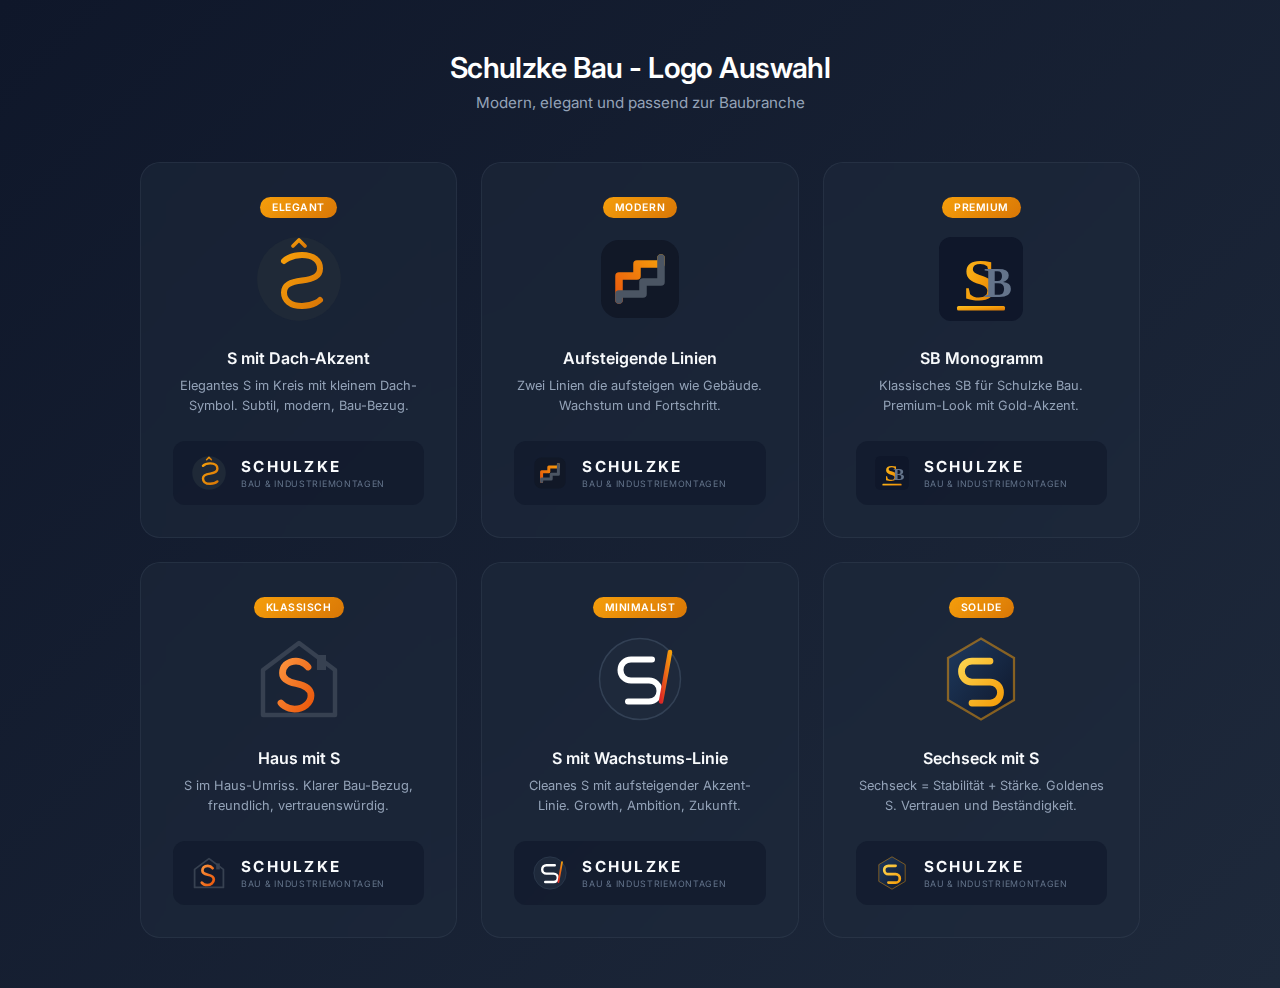
<file: templates/logo-preview.html>
<!DOCTYPE html>
<html lang="de">
<head>
    <meta charset="UTF-8">
    <meta name="viewport" content="width=device-width, initial-scale=1.0">
    <title>Logo Auswahl - Schulzke Bau</title>
    <link href="https://fonts.googleapis.com/css2?family=Inter:wght@400;500;600;700&display=swap" rel="stylesheet">
    <style>
        * { margin: 0; padding: 0; box-sizing: border-box; }
        body {
            font-family: 'Inter', system-ui, sans-serif;
            background: linear-gradient(135deg, #0F172A 0%, #1E293B 100%);
            min-height: 100vh;
            padding: 50px 20px;
            color: white;
        }
        h1 {
            text-align: center;
            font-size: 1.8rem;
            font-weight: 600;
            margin-bottom: 8px;
            letter-spacing: -0.02em;
        }
        .subtitle {
            text-align: center;
            color: #94A3B8;
            margin-bottom: 50px;
            font-size: 0.95rem;
        }
        .grid {
            display: grid;
            grid-template-columns: repeat(auto-fit, minmax(300px, 1fr));
            gap: 24px;
            max-width: 1000px;
            margin: 0 auto;
        }
        .card {
            background: rgba(30, 41, 59, 0.5);
            backdrop-filter: blur(10px);
            border: 1px solid rgba(148, 163, 184, 0.1);
            border-radius: 20px;
            padding: 32px;
            text-align: center;
            transition: all 0.4s ease;
        }
        .card:hover {
            border-color: rgba(245, 158, 11, 0.4);
            transform: translateY(-6px);
            box-shadow: 0 25px 50px rgba(0,0,0,0.3);
        }
        .logo-container {
            width: 90px;
            height: 90px;
            margin: 0 auto 24px;
        }
        .logo-container img {
            width: 100%;
            height: 100%;
            object-fit: contain;
        }
        .card h3 {
            font-size: 1rem;
            font-weight: 600;
            margin-bottom: 8px;
            color: #F8FAFC;
        }
        .card p {
            color: #94A3B8;
            font-size: 0.8rem;
            line-height: 1.6;
            margin-bottom: 24px;
        }
        .preview-row {
            display: flex;
            align-items: center;
            gap: 14px;
            padding: 14px 18px;
            border-radius: 12px;
            background: rgba(15, 23, 42, 0.6);
        }
        .preview-row img {
            width: 36px;
            height: 36px;
        }
        .preview-row .text {
            text-align: left;
        }
        .preview-row .name {
            font-weight: 700;
            font-size: 0.95rem;
            letter-spacing: 0.15em;
            color: #F8FAFC;
        }
        .preview-row .tagline {
            font-size: 0.55rem;
            letter-spacing: 0.08em;
            color: #64748B;
            margin-top: 2px;
        }
        .badge {
            display: inline-block;
            padding: 4px 12px;
            background: linear-gradient(135deg, #F59E0B, #D97706);
            font-size: 0.65rem;
            font-weight: 600;
            border-radius: 20px;
            margin-bottom: 16px;
            text-transform: uppercase;
            letter-spacing: 0.05em;
        }
    </style>
</head>
<body>
    <h1>Schulzke Bau - Logo Auswahl</h1>
    <p class="subtitle">Modern, elegant und passend zur Baubranche</p>

    <div class="grid">
        <!-- Final 1 -->
        <div class="card">
            <span class="badge">Elegant</span>
            <div class="logo-container">
                <img src="/static/images/logo-final1.svg" alt="Logo 1">
            </div>
            <h3>S mit Dach-Akzent</h3>
            <p>Elegantes S im Kreis mit kleinem Dach-Symbol. Subtil, modern, Bau-Bezug.</p>
            <div class="preview-row">
                <img src="/static/images/logo-final1.svg" alt="">
                <div class="text">
                    <div class="name">SCHULZKE</div>
                    <div class="tagline">BAU & INDUSTRIEMONTAGEN</div>
                </div>
            </div>
        </div>

        <!-- Final 2 -->
        <div class="card">
            <span class="badge">Modern</span>
            <div class="logo-container">
                <img src="/static/images/logo-final2.svg" alt="Logo 2">
            </div>
            <h3>Aufsteigende Linien</h3>
            <p>Zwei Linien die aufsteigen wie Gebäude. Wachstum und Fortschritt.</p>
            <div class="preview-row">
                <img src="/static/images/logo-final2.svg" alt="">
                <div class="text">
                    <div class="name">SCHULZKE</div>
                    <div class="tagline">BAU & INDUSTRIEMONTAGEN</div>
                </div>
            </div>
        </div>

        <!-- Final 3 -->
        <div class="card">
            <span class="badge">Premium</span>
            <div class="logo-container">
                <img src="/static/images/logo-final3.svg" alt="Logo 3">
            </div>
            <h3>SB Monogramm</h3>
            <p>Klassisches SB für Schulzke Bau. Premium-Look mit Gold-Akzent.</p>
            <div class="preview-row">
                <img src="/static/images/logo-final3.svg" alt="">
                <div class="text">
                    <div class="name">SCHULZKE</div>
                    <div class="tagline">BAU & INDUSTRIEMONTAGEN</div>
                </div>
            </div>
        </div>

        <!-- Final 4 -->
        <div class="card">
            <span class="badge">Klassisch</span>
            <div class="logo-container">
                <img src="/static/images/logo-final4.svg" alt="Logo 4">
            </div>
            <h3>Haus mit S</h3>
            <p>S im Haus-Umriss. Klarer Bau-Bezug, freundlich, vertrauenswürdig.</p>
            <div class="preview-row">
                <img src="/static/images/logo-final4.svg" alt="">
                <div class="text">
                    <div class="name">SCHULZKE</div>
                    <div class="tagline">BAU & INDUSTRIEMONTAGEN</div>
                </div>
            </div>
        </div>

        <!-- Final 5 -->
        <div class="card">
            <span class="badge">Minimalist</span>
            <div class="logo-container">
                <img src="/static/images/logo-final5.svg" alt="Logo 5">
            </div>
            <h3>S mit Wachstums-Linie</h3>
            <p>Cleanes S mit aufsteigender Akzent-Linie. Growth, Ambition, Zukunft.</p>
            <div class="preview-row">
                <img src="/static/images/logo-final5.svg" alt="">
                <div class="text">
                    <div class="name">SCHULZKE</div>
                    <div class="tagline">BAU & INDUSTRIEMONTAGEN</div>
                </div>
            </div>
        </div>

        <!-- Final 6 -->
        <div class="card">
            <span class="badge">Solide</span>
            <div class="logo-container">
                <img src="/static/images/logo-final6.svg" alt="Logo 6">
            </div>
            <h3>Sechseck mit S</h3>
            <p>Sechseck = Stabilität + Stärke. Goldenes S. Vertrauen und Beständigkeit.</p>
            <div class="preview-row">
                <img src="/static/images/logo-final6.svg" alt="">
                <div class="text">
                    <div class="name">SCHULZKE</div>
                    <div class="tagline">BAU & INDUSTRIEMONTAGEN</div>
                </div>
            </div>
        </div>
    </div>

</body>
</html>
</file>
